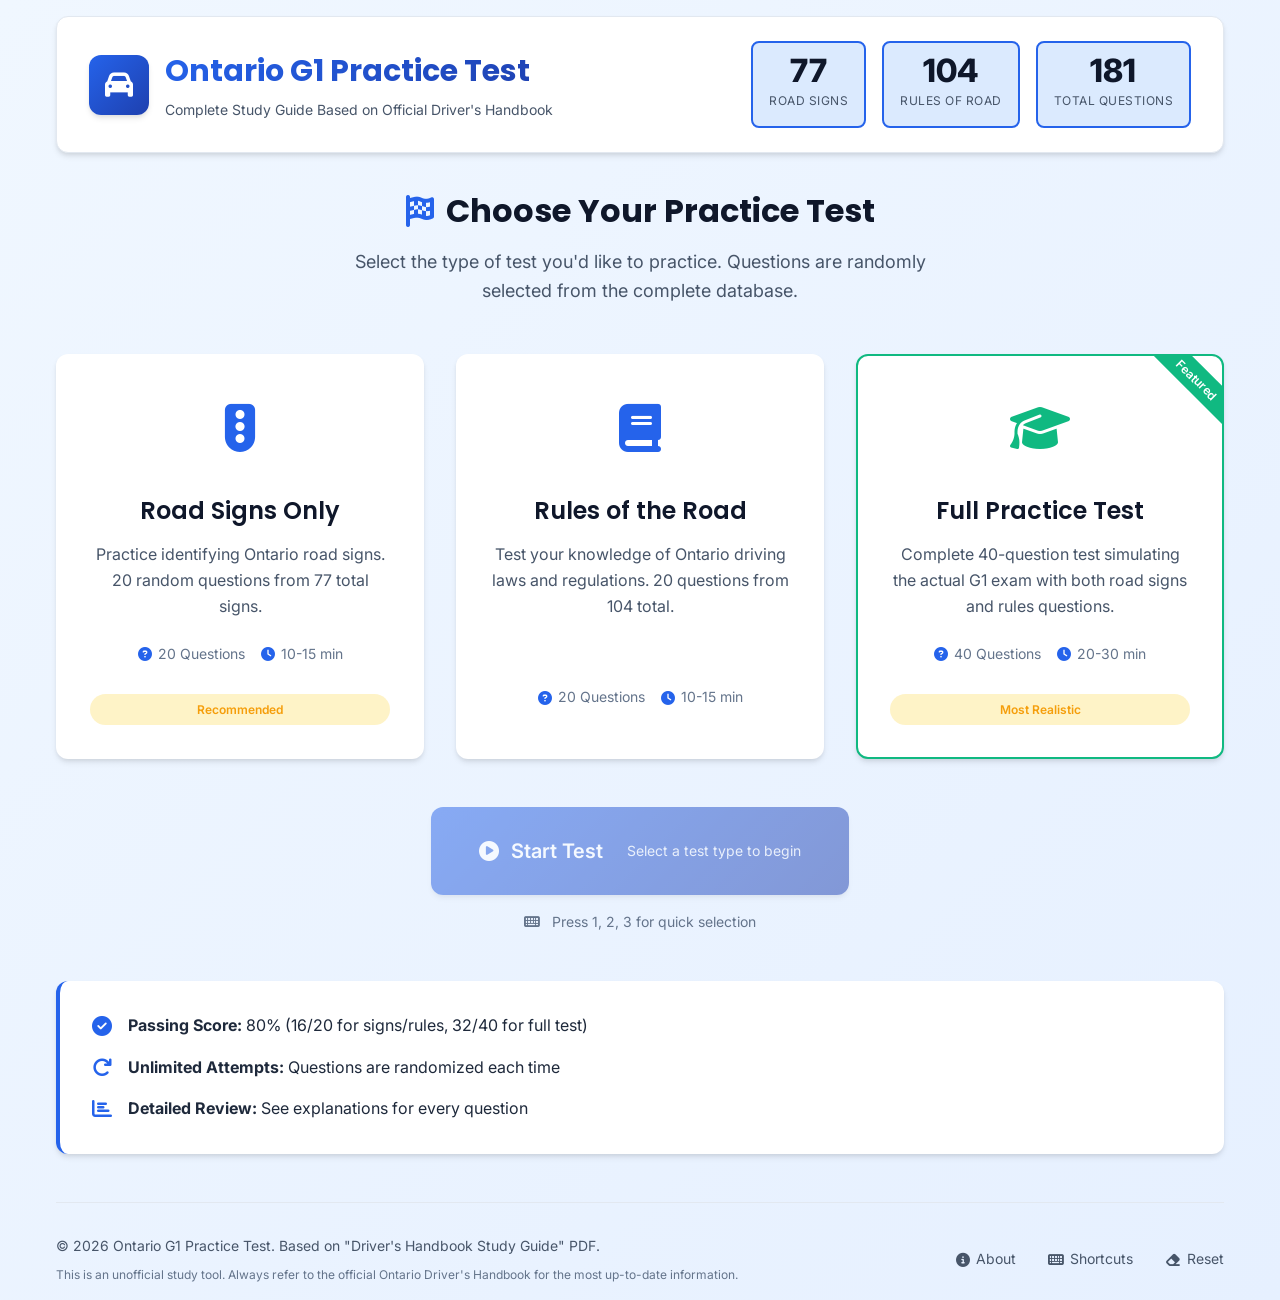
<file: index.html>
<!DOCTYPE html>
<html lang="en">
<head>
    <meta charset="UTF-8">
    <meta name="viewport" content="width=device-width, initial-scale=1.0">
    <title>Ontario G1 Practice Test - Complete Study Guide</title>
    <link rel="stylesheet" href="https://cdnjs.cloudflare.com/ajax/libs/font-awesome/6.4.0/css/all.min.css">
    <link href="https://fonts.googleapis.com/css2?family=Inter:wght@300;400;500;600;700;800&family=Poppins:wght@400;500;600;700;800&display=swap" rel="stylesheet">
    <link rel="stylesheet" href="styles.css">
    <link rel="icon" type="image/x-icon" href="data:image/svg+xml,<svg xmlns=%22http://www.w3.org/2000/svg%22 viewBox=%220 0 100 100%22><text y=%22.9em%22 font-size=%2290%22>🚗</text></svg>">
</head>
<body>
    <div class="app-container">
        <!-- Header -->
        <header class="header">
            <div class="header-content">
                <div class="logo-container">
                    <div class="logo-icon">
                        <i class="fas fa-car"></i>
                    </div>
                    <div class="logo-text">
                        <h1>Ontario G1 Practice Test</h1>
                        <p class="subtitle">Complete Study Guide Based on Official Driver's Handbook</p>
                    </div>
                </div>
                <div class="header-stats">
                    <div class="stat-badge">
                        <span class="stat-number">77</span>
                        <span class="stat-label">Road Signs</span>
                    </div>
                    <div class="stat-badge">
                        <span class="stat-number">104</span>
                        <span class="stat-label">Rules of Road</span>
                    </div>
                    <div class="stat-badge">
                        <span class="stat-number">181</span>
                        <span class="stat-label">Total Questions</span>
                    </div>
                </div>
            </div>
        </header>

        <!-- Main Content -->
        <main class="main-content">
            <!-- Start Screen -->
            <div id="startScreen" class="screen start-screen active">
                <div class="screen-header">
                    <h2><i class="fas fa-flag-checkered"></i> Choose Your Practice Test</h2>
                    <p class="screen-description">Select the type of test you'd like to practice. Questions are randomly selected from the complete database.</p>
                </div>

                <div class="test-options">
                    <!-- Road Signs Test -->
                    <div class="test-card" data-test-type="signs" onclick="selectTestType('signs')">
                        <div class="test-icon">
                            <i class="fas fa-traffic-light"></i>
                        </div>
                        <h3 class="test-title">Road Signs Only</h3>
                        <p class="test-description">Practice identifying Ontario road signs. 20 random questions from 77 total signs.</p>
                        <div class="test-meta">
                            <div class="meta-item">
                                <i class="fas fa-question-circle"></i>
                                <span>20 Questions</span>
                            </div>
                            <div class="meta-item">
                                <i class="fas fa-clock"></i>
                                <span>10-15 min</span>
                            </div>
                        </div>
                        <div class="test-tag">Recommended</div>
                    </div>

                    <!-- Rules of the Road Test -->
                    <div class="test-card" data-test-type="rules" onclick="selectTestType('rules')">
                        <div class="test-icon">
                            <i class="fas fa-book"></i>
                        </div>
                        <h3 class="test-title">Rules of the Road</h3>
                        <p class="test-description">Test your knowledge of Ontario driving laws and regulations. 20 questions from 104 total.</p>
                        <div class="test-meta">
                            <div class="meta-item">
                                <i class="fas fa-question-circle"></i>
                                <span>20 Questions</span>
                            </div>
                            <div class="meta-item">
                                <i class="fas fa-clock"></i>
                                <span>10-15 min</span>
                            </div>
                        </div>
                    </div>

                    <!-- Full Practice Test -->
                    <div class="test-card featured" data-test-type="full" onclick="selectTestType('full')">
                        <div class="test-icon">
                            <i class="fas fa-graduation-cap"></i>
                        </div>
                        <h3 class="test-title">Full Practice Test</h3>
                        <p class="test-description">Complete 40-question test simulating the actual G1 exam with both road signs and rules questions.</p>
                        <div class="test-meta">
                            <div class="meta-item">
                                <i class="fas fa-question-circle"></i>
                                <span>40 Questions</span>
                            </div>
                            <div class="meta-item">
                                <i class="fas fa-clock"></i>
                                <span>20-30 min</span>
                            </div>
                        </div>
                        <div class="test-tag">Most Realistic</div>
                    </div>
                </div>

                <div class="start-button-container">
                    <button id="startBtn" class="btn-primary btn-lg" onclick="startTest()" disabled>
                        <i class="fas fa-play-circle"></i> Start Test
                        <span class="btn-subtext">Select a test type to begin</span>
                    </button>
                    <div class="keyboard-hint">
                        <i class="fas fa-keyboard"></i> Press 1, 2, 3 for quick selection
                    </div>
                </div>

                <div class="quick-tips">
                    <div class="tip">
                        <i class="fas fa-check-circle"></i>
                        <span><strong>Passing Score:</strong> 80% (16/20 for signs/rules, 32/40 for full test)</span>
                    </div>
                    <div class="tip">
                        <i class="fas fa-redo"></i>
                        <span><strong>Unlimited Attempts:</strong> Questions are randomized each time</span>
                    </div>
                    <div class="tip">
                        <i class="fas fa-chart-bar"></i>
                        <span><strong>Detailed Review:</strong> See explanations for every question</span>
                    </div>
                </div>
            </div>

            <!-- Quiz Screen -->
            <div id="quizContainer" class="screen quiz-screen">
                <div class="quiz-header">
                    <div class="quiz-progress">
                        <div class="progress-info">
                            <span class="progress-label">Question</span>
                            <span class="progress-value" id="currentQuestion">1 / 20</span>
                        </div>
                        <div class="progress-bar-container">
                            <div class="progress-bar" id="progressBar"></div>
                        </div>
                    </div>
                    
                    <div class="quiz-stats">
                        <div class="stat">
                            <span class="stat-label">Score</span>
                            <span class="stat-value" id="currentScore">0</span>
                        </div>
                        <div class="stat">
                            <span class="stat-label">Time</span>
                            <span class="stat-value" id="currentTime">0:00</span>
                        </div>
                        <div class="stat">
                            <span class="stat-label">Type</span>
                            <span class="stat-value" id="testTypeDisplay">Signs</span>
                        </div>
                    </div>
                </div>

                <div class="quiz-content">
                    <div id="questionContainer" class="question-container">
                        <!-- Question will be loaded here -->
                    </div>

                    <div class="quiz-navigation">
                        <button id="prevBtn" class="btn-secondary" onclick="prevQuestion()">
                            <i class="fas fa-arrow-left"></i> Previous
                        </button>
                        <button id="nextBtn" class="btn-primary" onclick="nextQuestion()">
                            Next <i class="fas fa-arrow-right"></i>
                        </button>
                        <button id="submitBtn" class="btn-success" onclick="finishTest()" style="display: none;">
                            <i class="fas fa-flag-checkered"></i> Finish Test
                        </button>
                    </div>

                    <div class="keyboard-help">
                        <div class="keyboard-item">
                            <kbd>1</kbd><kbd>2</kbd><kbd>3</kbd><kbd>4</kbd>
                            <span>Select answer</span>
                        </div>
                        <div class="keyboard-item">
                            <kbd>←</kbd><kbd>→</kbd>
                            <span>Navigate</span>
                        </div>
                        <div class="keyboard-item">
                            <kbd>Enter</kbd>
                            <span>Next/Submit</span>
                        </div>
                        <div class="keyboard-item">
                            <kbd>Esc</kbd>
                            <span>Quit test</span>
                        </div>
                    </div>
                </div>
            </div>

            <!-- Results Screen -->
            <div id="resultsContainer" class="screen results-screen">
                <div class="results-header">
                    <h2><i class="fas fa-chart-line"></i> Test Results</h2>
                    <div class="results-summary">
                        <div class="score-display">
                            <div class="score-circle" id="scoreCircle">
                                <div class="score-circle-inner">
                                    <span class="score-percent" id="scorePercent">0%</span>
                                    <span class="score-label">Score</span>
                                </div>
                            </div>
                            <div class="score-status">
                                <h3 id="passFail" class="pass">PASS</h3>
                                <p id="resultMessage" class="result-message">Congratulations! You passed the practice test.</p>
                            </div>
                        </div>
                    </div>
                </div>

                <div class="results-stats">
                    <div class="stat-card">
                        <div class="stat-icon correct">
                            <i class="fas fa-check"></i>
                        </div>
                        <div class="stat-content">
                            <span class="stat-number" id="statCorrect">0</span>
                            <span class="stat-label">Correct</span>
                        </div>
                    </div>
                    <div class="stat-card">
                        <div class="stat-icon incorrect">
                            <i class="fas fa-times"></i>
                        </div>
                        <div class="stat-content">
                            <span class="stat-number" id="statIncorrect">0</span>
                            <span class="stat-label">Incorrect</span>
                        </div>
                    </div>
                    <div class="stat-card">
                        <div class="stat-icon time">
                            <i class="fas fa-clock"></i>
                        </div>
                        <div class="stat-content">
                            <span class="stat-number" id="statTime">0:00</span>
                            <span class="stat-label">Time</span>
                        </div>
                    </div>
                    <div class="stat-card">
                        <div class="stat-icon attempt">
                            <i class="fas fa-list-ol"></i>
                        </div>
                        <div class="stat-content">
                            <span class="stat-number" id="questionsAttempted">0</span>
                            <span class="stat-label">Attempted</span>
                        </div>
                    </div>
                </div>

                <div class="results-details">
                    <h4><i class="fas fa-info-circle"></i> Test Details</h4>
                    <div class="details-grid">
                        <div class="detail-item">
                            <span class="detail-label">Test Type:</span>
                            <span class="detail-value" id="testTypeResult">Road Signs Only</span>
                        </div>
                        <div class="detail-item">
                            <span class="detail-label">Passing Score:</span>
                            <span class="detail-value">80%</span>
                        </div>
                        <div class="detail-item">
                            <span class="detail-label">Your Score:</span>
                            <span class="detail-value" id="yourScoreResult">0/0 (0%)</span>
                        </div>
                        <div class="detail-item">
                            <span class="detail-label">Completion Date:</span>
                            <span class="detail-value" id="completionDate">-</span>
                        </div>
                    </div>
                </div>

                <div class="review-section">
                    <h4><i class="fas fa-clipboard-check"></i> Question Review</h4>
                    <div id="reviewContainer" class="review-container">
                        <!-- Review content will be loaded here -->
                    </div>
                </div>

                <div class="results-actions">
                    <button class="btn-primary btn-lg" onclick="restartTest()">
                        <i class="fas fa-redo"></i> Try Again (New Questions)
                    </button>
                    <button class="btn-secondary" onclick="goToStart()">
                        <i class="fas fa-home"></i> Back to Start
                    </button>
                </div>
            </div>
        </main>

        <!-- Footer -->
        <footer class="footer">
            <div class="footer-content">
                <div class="footer-info">
                    <p>© <span id="currentYear"></span> Ontario G1 Practice Test. Based on "Driver's Handbook Study Guide" PDF.</p>
                    <p class="disclaimer">This is an unofficial study tool. Always refer to the official Ontario Driver's Handbook for the most up-to-date information.</p>
                </div>
                <div class="footer-links">
                    <a href="javascript:void(0)" onclick="showAbout()"><i class="fas fa-info-circle"></i> About</a>
                    <a href="javascript:void(0)" onclick="showKeyboardShortcuts()"><i class="fas fa-keyboard"></i> Shortcuts</a>
                    <a href="javascript:void(0)" onclick="resetProgress()"><i class="fas fa-eraser"></i> Reset</a>
                </div>
            </div>
        </footer>
    </div>

    <!-- Scripts -->
    <script src="quiz-data.js"></script>
    <script src="script.js"></script>
    <script>
        // Set current year in footer
        document.getElementById('currentYear').textContent = new Date().getFullYear();
        
        // Utility functions
        function showAbout() {
            alert("Ontario G1 Practice Test\n\nA complete study guide based on the official Driver's Handbook.\nFeatures:\n• 77 Road Sign questions\n• 104 Rules of the Road questions\n• Three test modes\n• Instant feedback\n• Detailed explanations\n• No internet required");
        }
        
        function showKeyboardShortcuts() {
            alert("Keyboard Shortcuts:\n\nDuring Quiz:\n1, 2, 3, 4 - Select answer option\nArrow Left - Previous question\nArrow Right - Next question\nEnter - Submit/Next question\nEscape - Quit test\n\nStart Screen:\n1 - Select Road Signs test\n2 - Select Rules test\n3 - Select Full test\nEnter - Start selected test");
        }
        
        function resetProgress() {
            if (confirm("Reset all progress and start fresh?")) {
                localStorage.clear();
                location.reload();
            }
        }
    </script>
</body>
</html>
</file>
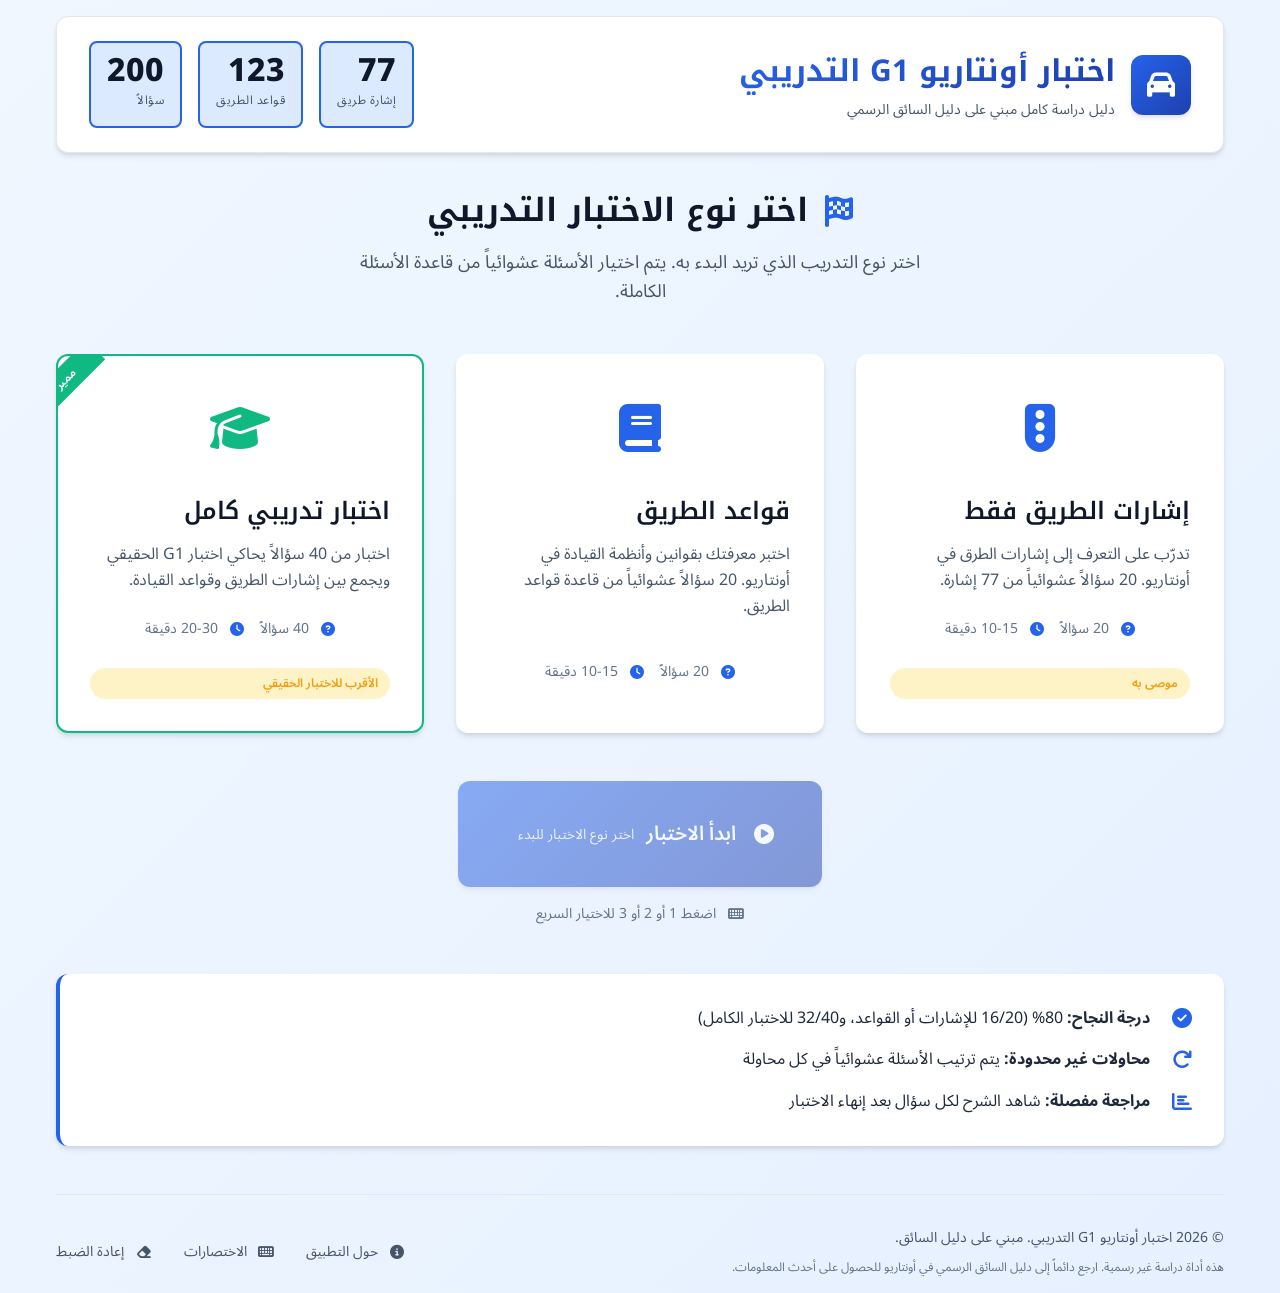
<file: arabic/index.html>
<!DOCTYPE html>
<html lang="ar" dir="rtl">
<head>
    <meta charset="UTF-8">
    <meta name="viewport" content="width=device-width, initial-scale=1.0">
    <title>اختبار أونتاريو G1 التدريبي - دليل دراسة كامل</title>
    <link rel="stylesheet" href="https://cdnjs.cloudflare.com/ajax/libs/font-awesome/6.4.0/css/all.min.css">
    <link href="https://fonts.googleapis.com/css2?family=Noto+Kufi+Arabic:wght@300;400;500;600;700;800&family=Noto+Sans+Arabic:wght@300;400;500;600;700;800&display=swap" rel="stylesheet">
    <link rel="stylesheet" href="styles.css">
    <link rel="icon" type="image/x-icon" href="data:image/svg+xml,<svg xmlns=%22http://www.w3.org/2000/svg%22 viewBox=%220 0 100 100%22><text y=%22.9em%22 font-size=%2290%22>🚗</text></svg>">
</head>
<body>
    <div class="app-container">
        <header class="header">
            <div class="header-content">
                <div class="logo-container">
                    <div class="logo-icon">
                        <i class="fas fa-car"></i>
                    </div>
                    <div class="logo-text">
                        <h1>اختبار أونتاريو G1 التدريبي</h1>
                        <p class="subtitle">دليل دراسة كامل مبني على دليل السائق الرسمي</p>
                    </div>
                </div>
                <div class="header-stats">
                    <div class="stat-badge">
                        <span class="stat-number">77</span>
                        <span class="stat-label">إشارة طريق</span>
                    </div>
                    <div class="stat-badge">
                        <span class="stat-number">123</span>
                        <span class="stat-label">قواعد الطريق</span>
                    </div>
                    <div class="stat-badge">
                        <span class="stat-number">200</span>
                        <span class="stat-label">سؤالاً</span>
                    </div>
                </div>
            </div>
        </header>

        <main class="main-content">
            <div id="startScreen" class="screen start-screen active">
                <div class="screen-header">
                    <h2><i class="fas fa-flag-checkered"></i> اختر نوع الاختبار التدريبي</h2>
                    <p class="screen-description">اختر نوع التدريب الذي تريد البدء به. يتم اختيار الأسئلة عشوائياً من قاعدة الأسئلة الكاملة.</p>
                </div>

                <div class="test-options">
                    <div class="test-card" data-test-type="signs" onclick="selectTestType('signs')">
                        <div class="test-icon">
                            <i class="fas fa-traffic-light"></i>
                        </div>
                        <h3 class="test-title">إشارات الطريق فقط</h3>
                        <p class="test-description">تدرّب على التعرف إلى إشارات الطرق في أونتاريو. 20 سؤالاً عشوائياً من 77 إشارة.</p>
                        <div class="test-meta">
                            <div class="meta-item">
                                <i class="fas fa-question-circle"></i>
                                <span>20 سؤالاً</span>
                            </div>
                            <div class="meta-item">
                                <i class="fas fa-clock"></i>
                                <span>10-15 دقيقة</span>
                            </div>
                        </div>
                        <div class="test-tag">موصى به</div>
                    </div>

                    <div class="test-card" data-test-type="rules" onclick="selectTestType('rules')">
                        <div class="test-icon">
                            <i class="fas fa-book"></i>
                        </div>
                        <h3 class="test-title">قواعد الطريق</h3>
                        <p class="test-description">اختبر معرفتك بقوانين وأنظمة القيادة في أونتاريو. 20 سؤالاً عشوائياً من قاعدة قواعد الطريق.</p>
                        <div class="test-meta">
                            <div class="meta-item">
                                <i class="fas fa-question-circle"></i>
                                <span>20 سؤالاً</span>
                            </div>
                            <div class="meta-item">
                                <i class="fas fa-clock"></i>
                                <span>10-15 دقيقة</span>
                            </div>
                        </div>
                    </div>

                    <div class="test-card featured" data-test-type="full" onclick="selectTestType('full')">
                        <div class="test-icon">
                            <i class="fas fa-graduation-cap"></i>
                        </div>
                        <h3 class="test-title">اختبار تدريبي كامل</h3>
                        <p class="test-description">اختبار من 40 سؤالاً يحاكي اختبار G1 الحقيقي ويجمع بين إشارات الطريق وقواعد القيادة.</p>
                        <div class="test-meta">
                            <div class="meta-item">
                                <i class="fas fa-question-circle"></i>
                                <span>40 سؤالاً</span>
                            </div>
                            <div class="meta-item">
                                <i class="fas fa-clock"></i>
                                <span>20-30 دقيقة</span>
                            </div>
                        </div>
                        <div class="test-tag">الأقرب للاختبار الحقيقي</div>
                    </div>
                </div>

                <div class="start-button-container">
                    <button id="startBtn" class="btn-primary btn-lg" onclick="startTest()" disabled>
                        <i class="fas fa-play-circle"></i> ابدأ الاختبار
                        <span class="btn-subtext">اختر نوع الاختبار للبدء</span>
                    </button>
                    <div class="keyboard-hint">
                        <i class="fas fa-keyboard"></i> اضغط 1 أو 2 أو 3 للاختيار السريع
                    </div>
                </div>

                <div class="quick-tips">
                    <div class="tip">
                        <i class="fas fa-check-circle"></i>
                        <span><strong>درجة النجاح:</strong> 80% (16/20 للإشارات أو القواعد، و32/40 للاختبار الكامل)</span>
                    </div>
                    <div class="tip">
                        <i class="fas fa-redo"></i>
                        <span><strong>محاولات غير محدودة:</strong> يتم ترتيب الأسئلة عشوائياً في كل محاولة</span>
                    </div>
                    <div class="tip">
                        <i class="fas fa-chart-bar"></i>
                        <span><strong>مراجعة مفصلة:</strong> شاهد الشرح لكل سؤال بعد إنهاء الاختبار</span>
                    </div>
                </div>
            </div>

            <div id="quizContainer" class="screen quiz-screen">
                <div class="quiz-header">
                    <div class="quiz-progress">
                        <div class="progress-info">
                            <span class="progress-label">السؤال</span>
                            <span class="progress-value" id="currentQuestion">1 / 20</span>
                        </div>
                        <div class="progress-bar-container">
                            <div class="progress-bar" id="progressBar"></div>
                        </div>
                    </div>

                    <div class="quiz-stats">
                        <div class="stat">
                            <span class="stat-label">النتيجة</span>
                            <span class="stat-value" id="currentScore">0</span>
                        </div>
                        <div class="stat">
                            <span class="stat-label">الوقت</span>
                            <span class="stat-value" id="currentTime">0:00</span>
                        </div>
                        <div class="stat">
                            <span class="stat-label">النوع</span>
                            <span class="stat-value" id="testTypeDisplay">الإشارات</span>
                        </div>
                    </div>
                </div>

                <div class="quiz-content">
                    <div id="questionContainer" class="question-container"></div>

                    <div class="quiz-navigation">
                        <button id="prevBtn" class="btn-secondary" onclick="prevQuestion()">
                            <i class="fas fa-arrow-right"></i> السابق
                        </button>
                        <button id="nextBtn" class="btn-primary" onclick="nextQuestion()">
                            التالي <i class="fas fa-arrow-left"></i>
                        </button>
                        <button id="submitBtn" class="btn-success" onclick="finishTest()" style="display: none;">
                            <i class="fas fa-flag-checkered"></i> إنهاء الاختبار
                        </button>
                    </div>

                    <div class="keyboard-help">
                        <div class="keyboard-item">
                            <kbd>1</kbd><kbd>2</kbd><kbd>3</kbd><kbd>4</kbd>
                            <span>اختيار الإجابة</span>
                        </div>
                        <div class="keyboard-item">
                            <kbd>←</kbd><kbd>→</kbd>
                            <span>التنقل بين الأسئلة</span>
                        </div>
                        <div class="keyboard-item">
                            <kbd>Enter</kbd>
                            <span>التالي / الإنهاء</span>
                        </div>
                        <div class="keyboard-item">
                            <kbd>Esc</kbd>
                            <span>إنهاء المحاولة</span>
                        </div>
                    </div>
                </div>
            </div>

            <div id="resultsContainer" class="screen results-screen">
                <div class="results-header">
                    <h2><i class="fas fa-chart-line"></i> نتائج الاختبار</h2>
                    <div class="results-summary">
                        <div class="score-display">
                            <div class="score-circle" id="scoreCircle">
                                <div class="score-circle-inner">
                                    <span class="score-percent" id="scorePercent">0%</span>
                                    <span class="score-label">النتيجة</span>
                                </div>
                            </div>
                            <div class="score-status">
                                <h3 id="passFail" class="pass">ناجح</h3>
                                <p id="resultMessage" class="result-message">تهانينا! لقد نجحت في الاختبار التدريبي.</p>
                            </div>
                        </div>
                    </div>
                </div>

                <div class="results-stats">
                    <div class="stat-card">
                        <div class="stat-icon correct">
                            <i class="fas fa-check"></i>
                        </div>
                        <div class="stat-content">
                            <span class="stat-number" id="statCorrect">0</span>
                            <span class="stat-label">صحيح</span>
                        </div>
                    </div>
                    <div class="stat-card">
                        <div class="stat-icon incorrect">
                            <i class="fas fa-times"></i>
                        </div>
                        <div class="stat-content">
                            <span class="stat-number" id="statIncorrect">0</span>
                            <span class="stat-label">غير صحيح</span>
                        </div>
                    </div>
                    <div class="stat-card">
                        <div class="stat-icon time">
                            <i class="fas fa-clock"></i>
                        </div>
                        <div class="stat-content">
                            <span class="stat-number" id="statTime">0:00</span>
                            <span class="stat-label">الوقت</span>
                        </div>
                    </div>
                    <div class="stat-card">
                        <div class="stat-icon attempt">
                            <i class="fas fa-list-ol"></i>
                        </div>
                        <div class="stat-content">
                            <span class="stat-number" id="questionsAttempted">0</span>
                            <span class="stat-label">تمت الإجابة</span>
                        </div>
                    </div>
                </div>

                <div class="results-details">
                    <h4><i class="fas fa-info-circle"></i> تفاصيل الاختبار</h4>
                    <div class="details-grid">
                        <div class="detail-item">
                            <span class="detail-label">نوع الاختبار:</span>
                            <span class="detail-value" id="testTypeResult">إشارات الطريق فقط</span>
                        </div>
                        <div class="detail-item">
                            <span class="detail-label">درجة النجاح:</span>
                            <span class="detail-value">80%</span>
                        </div>
                        <div class="detail-item">
                            <span class="detail-label">نتيجتك:</span>
                            <span class="detail-value" id="yourScoreResult">0/0 (0%)</span>
                        </div>
                        <div class="detail-item">
                            <span class="detail-label">تاريخ الإكمال:</span>
                            <span class="detail-value" id="completionDate">-</span>
                        </div>
                    </div>
                </div>

                <div class="review-section">
                    <h4><i class="fas fa-clipboard-check"></i> مراجعة الأسئلة</h4>
                    <div id="reviewContainer" class="review-container"></div>
                </div>

                <div class="results-actions">
                    <button class="btn-primary btn-lg" onclick="restartTest()">
                        <i class="fas fa-redo"></i> حاول مرة أخرى (أسئلة جديدة)
                    </button>
                    <button class="btn-secondary" onclick="goToStart()">
                        <i class="fas fa-home"></i> العودة للبداية
                    </button>
                </div>
            </div>
        </main>

        <footer class="footer">
            <div class="footer-content">
                <div class="footer-info">
                    <p>© <span id="currentYear"></span> اختبار أونتاريو G1 التدريبي. مبني على دليل السائق.</p>
                    <p class="disclaimer">هذه أداة دراسة غير رسمية. ارجع دائماً إلى دليل السائق الرسمي في أونتاريو للحصول على أحدث المعلومات.</p>
                </div>
                <div class="footer-links">
                    <a href="javascript:void(0)" onclick="showAbout()"><i class="fas fa-info-circle"></i> حول التطبيق</a>
                    <a href="javascript:void(0)" onclick="showKeyboardShortcuts()"><i class="fas fa-keyboard"></i> الاختصارات</a>
                    <a href="javascript:void(0)" onclick="resetProgress()"><i class="fas fa-eraser"></i> إعادة الضبط</a>
                </div>
            </div>
        </footer>
    </div>

    <script src="quiz-data.js"></script>
    <script src="script.js"></script>
    <script>
        document.getElementById('currentYear').textContent = new Date().getFullYear();

        function showAbout() {
            alert("اختبار أونتاريو G1 التدريبي\n\nدليل دراسة كامل مبني على دليل السائق الرسمي.\nالمزايا:\n• أسئلة إشارات الطريق\n• أسئلة قواعد الطريق\n• ثلاثة أنماط اختبار\n• تغذية راجعة فورية\n• شروحات مفصلة\n• يعمل محلياً دون تسجيل دخول");
        }

        function showKeyboardShortcuts() {
            alert("اختصارات لوحة المفاتيح:\n\nأثناء الاختبار:\n1، 2، 3، 4 - اختيار إجابة\nالسهم الأيمن - السؤال السابق\nالسهم الأيسر - السؤال التالي\nEnter - التالي أو إنهاء الاختبار\nEscape - إنهاء المحاولة\n\nشاشة البداية:\n1 - اختبار إشارات الطريق\n2 - اختبار قواعد الطريق\n3 - الاختبار الكامل\nEnter - بدء الاختبار المحدد");
        }

        function resetProgress() {
            if (confirm("هل تريد مسح كل التقدم والبدء من جديد؟")) {
                localStorage.clear();
                location.reload();
            }
        }
    </script>
</body>
</html>
</file>
<file: styles.css>
/* ===== VARIABLES ===== */
:root {
    /* Colors */
    --primary: #2563eb;
    --primary-dark: #1e40af;
    --primary-light: #dbeafe;
    --secondary: #10b981;
    --secondary-dark: #059669;
    --danger: #ef4444;
    --warning: #f59e0b;
    --warning-light: #fef3c7;
    --success: #10b981;
    --success-light: #d1fae5;
    --info: #3b82f6;
    --info-light: #dbeafe;
    
    /* Grayscale */
    --gray-50: #f8fafc;
    --gray-100: #f1f5f9;
    --gray-200: #e2e8f0;
    --gray-300: #cbd5e1;
    --gray-400: #94a3b8;
    --gray-500: #64748b;
    --gray-600: #475569;
    --gray-700: #334155;
    --gray-800: #1e293b;
    --gray-900: #0f172a;
    
    /* Typography */
    --font-sans: 'Inter', -apple-system, BlinkMacSystemFont, 'Segoe UI', Roboto, sans-serif;
    --font-heading: 'Poppins', -apple-system, BlinkMacSystemFont, 'Segoe UI', Roboto, sans-serif;
    
    /* Shadows */
    --shadow-sm: 0 1px 2px 0 rgba(0, 0, 0, 0.05);
    --shadow-md: 0 4px 6px -1px rgba(0, 0, 0, 0.1), 0 2px 4px -1px rgba(0, 0, 0, 0.06);
    --shadow-lg: 0 10px 15px -3px rgba(0, 0, 0, 0.1), 0 4px 6px -2px rgba(0, 0, 0, 0.05);
    --shadow-xl: 0 20px 25px -5px rgba(0, 0, 0, 0.1), 0 10px 10px -5px rgba(0, 0, 0, 0.04);
    
    /* Border Radius */
    --radius-sm: 0.375rem;
    --radius-md: 0.5rem;
    --radius-lg: 0.75rem;
    --radius-xl: 1rem;
    --radius-full: 9999px;
    
    /* Spacing */
    --space-xs: 0.5rem;
    --space-sm: 0.75rem;
    --space-md: 1rem;
    --space-lg: 1.5rem;
    --space-xl: 2rem;
    --space-2xl: 3rem;
    
    /* Transitions */
    --transition-fast: 150ms ease;
    --transition-normal: 250ms ease;
    --transition-slow: 350ms ease;
}

/* ===== RESET & BASE STYLES ===== */
* {
    margin: 0;
    padding: 0;
    box-sizing: border-box;
}

body {
    font-family: var(--font-sans);
    background: linear-gradient(135deg, #f0f7ff 0%, #e6f0ff 100%);
    color: var(--gray-800);
    line-height: 1.6;
    min-height: 100vh;
    overflow-x: hidden;
}

.app-container {
    max-width: 1200px;
    margin: 0 auto;
    padding: var(--space-md);
    min-height: 100vh;
    display: flex;
    flex-direction: column;
}

/* ===== HEADER ===== */
.header {
    background: white;
    border-radius: var(--radius-lg);
    padding: var(--space-lg) var(--space-xl);
    margin-bottom: var(--space-xl);
    box-shadow: var(--shadow-md);
    border: 1px solid var(--gray-200);
}

.header-content {
    display: flex;
    justify-content: space-between;
    align-items: center;
    flex-wrap: wrap;
    gap: var(--space-lg);
}

.logo-container {
    display: flex;
    align-items: center;
    gap: var(--space-md);
}

.logo-icon {
    width: 60px;
    height: 60px;
    background: linear-gradient(135deg, var(--primary), var(--primary-dark));
    border-radius: var(--radius-lg);
    display: flex;
    align-items: center;
    justify-content: center;
    color: white;
    font-size: 1.75rem;
    box-shadow: var(--shadow-md);
}

.logo-text h1 {
    font-family: var(--font-heading);
    font-size: 1.875rem;
    font-weight: 700;
    color: var(--gray-900);
    margin-bottom: 0.25rem;
    background: linear-gradient(135deg, var(--primary), var(--primary-dark));
    -webkit-background-clip: text;
    -webkit-text-fill-color: transparent;
    background-clip: text;
}

.subtitle {
    color: var(--gray-600);
    font-size: 0.875rem;
}

.header-stats {
    display: flex;
    gap: var(--space-md);
}

.stat-badge {
    background: var(--primary-light);
    padding: var(--space-sm) var(--space-md);
    border-radius: var(--radius-md);
    text-align: center;
    min-width: 80px;
    border: 2px solid var(--primary);
}

.stat-number {
    display: block;
    font-size: 1.5rem;
    font-weight: 700;
    color: var(--primary-dark);
    line-height: 1;
}

.stat-label {
    font-size: 0.75rem;
    color: var(--gray-600);
    text-transform: uppercase;
    letter-spacing: 0.5px;
    margin-top: 0.25rem;
}

/* ===== MAIN CONTENT ===== */
.main-content {
    flex: 1;
}

.screen {
    display: none;
    animation: fadeIn 0.5s ease;
}

.screen.active {
    display: block;
}

@keyframes fadeIn {
    from { opacity: 0; transform: translateY(10px); }
    to { opacity: 1; transform: translateY(0); }
}

/* ===== START SCREEN ===== */
.start-screen {
    text-align: center;
}

.screen-header {
    margin-bottom: var(--space-2xl);
}

.screen-header h2 {
    font-family: var(--font-heading);
    font-size: 2rem;
    color: var(--gray-900);
    margin-bottom: var(--space-sm);
    display: flex;
    align-items: center;
    justify-content: center;
    gap: var(--space-sm);
}

.screen-header h2 i {
    color: var(--primary);
}

.screen-description {
    color: var(--gray-600);
    font-size: 1.125rem;
    max-width: 600px;
    margin: 0 auto;
}

.test-options {
    display: grid;
    grid-template-columns: repeat(auto-fit, minmax(300px, 1fr));
    gap: var(--space-xl);
    margin-bottom: var(--space-2xl);
}

.test-card {
    background: white;
    border-radius: var(--radius-lg);
    padding: var(--space-xl);
    text-align: center;
    box-shadow: var(--shadow-md);
    transition: all var(--transition-normal);
    border: 2px solid transparent;
    cursor: pointer;
    position: relative;
    height: 100%;
    display: flex;
    flex-direction: column;
}

.test-card:hover {
    transform: translateY(-4px);
    box-shadow: var(--shadow-xl);
    border-color: var(--primary);
}

.test-card.selected {
    border-color: var(--primary);
    background: var(--primary-light);
}

.test-card.featured {
    border-color: var(--secondary);
    position: relative;
    overflow: hidden;
}

.test-card.featured::before {
    content: 'Featured';
    position: absolute;
    top: 10px;
    right: -30px;
    background: var(--secondary);
    color: white;
    padding: 4px 30px;
    font-size: 0.75rem;
    font-weight: 600;
    transform: rotate(45deg);
}

.test-icon {
    font-size: 3rem;
    color: var(--primary);
    margin-bottom: var(--space-lg);
    height: 80px;
    display: flex;
    align-items: center;
    justify-content: center;
}

.test-card.featured .test-icon {
    color: var(--secondary);
}

.test-title {
    font-family: var(--font-heading);
    font-size: 1.5rem;
    font-weight: 600;
    color: var(--gray-900);
    margin-bottom: var(--space-sm);
}

.test-description {
    color: var(--gray-600);
    margin-bottom: var(--space-lg);
    flex: 1;
}

.test-meta {
    display: flex;
    justify-content: center;
    gap: var(--space-md);
    margin-bottom: var(--space-md);
}

.meta-item {
    display: flex;
    align-items: center;
    gap: 0.375rem;
    font-size: 0.875rem;
    color: var(--gray-500);
}

.meta-item i {
    color: var(--primary);
}

.test-tag {
    display: inline-block;
    background: var(--warning-light);
    color: var(--warning);
    padding: 0.375rem 0.75rem;
    border-radius: var(--radius-full);
    font-size: 0.75rem;
    font-weight: 600;
    margin-top: var(--space-sm);
}

.start-button-container {
    margin-bottom: var(--space-2xl);
}

.btn-primary, .btn-secondary, .btn-success {
    display: inline-flex;
    align-items: center;
    justify-content: center;
    gap: var(--space-sm);
    padding: var(--space-lg) var(--space-2xl);
    border: none;
    border-radius: var(--radius-lg);
    font-family: var(--font-sans);
    font-weight: 600;
    font-size: 1.125rem;
    cursor: pointer;
    transition: all var(--transition-normal);
    text-decoration: none;
    box-shadow: var(--shadow-md);
    position: relative;
    overflow: hidden;
}

.btn-primary {
    background: linear-gradient(135deg, var(--primary), var(--primary-dark));
    color: white;
}

.btn-primary:hover {
    transform: translateY(-2px);
    box-shadow: var(--shadow-lg);
}

.btn-primary:active {
    transform: translateY(0);
}

.btn-primary:disabled {
    opacity: 0.5;
    cursor: not-allowed;
    transform: none;
}

.btn-primary .btn-subtext {
    font-size: 0.875rem;
    font-weight: 400;
    opacity: 0.9;
    margin-left: var(--space-sm);
}

.btn-secondary {
    background: white;
    color: var(--primary);
    border: 2px solid var(--primary);
}

.btn-secondary:hover {
    background: var(--primary-light);
}

.btn-success {
    background: linear-gradient(135deg, var(--secondary), var(--secondary-dark));
    color: white;
}

.btn-lg {
    padding: var(--space-xl) var(--space-2xl);
    font-size: 1.25rem;
}

.keyboard-hint {
    margin-top: var(--space-md);
    color: var(--gray-500);
    font-size: 0.875rem;
    display: flex;
    align-items: center;
    justify-content: center;
    gap: var(--space-sm);
}

.quick-tips {
    background: white;
    border-radius: var(--radius-lg);
    padding: var(--space-xl);
    margin-top: var(--space-2xl);
    box-shadow: var(--shadow-md);
    border-left: 4px solid var(--primary);
}

.quick-tips .tip {
    display: flex;
    align-items: center;
    gap: var(--space-md);
    margin-bottom: var(--space-md);
}

.quick-tips .tip:last-child {
    margin-bottom: 0;
}

.quick-tips .tip i {
    color: var(--primary);
    font-size: 1.25rem;
}

/* ===== QUIZ SCREEN ===== */
.quiz-header {
    background: white;
    border-radius: var(--radius-lg);
    padding: var(--space-lg);
    margin-bottom: var(--space-xl);
    box-shadow: var(--shadow-md);
    display: flex;
    justify-content: space-between;
    align-items: center;
    flex-wrap: wrap;
    gap: var(--space-lg);
}

.quiz-progress {
    flex: 1;
    min-width: 300px;
}

.progress-info {
    display: flex;
    justify-content: space-between;
    margin-bottom: var(--space-sm);
}

.progress-label {
    color: var(--gray-600);
    font-size: 0.875rem;
    font-weight: 500;
}

.progress-value {
    font-size: 1.25rem;
    font-weight: 700;
    color: var(--gray-900);
}

.progress-bar-container {
    height: 12px;
    background: var(--gray-200);
    border-radius: var(--radius-full);
    overflow: hidden;
}

.progress-bar {
    height: 100%;
    background: linear-gradient(90deg, var(--primary), var(--secondary));
    border-radius: var(--radius-full);
    transition: width 0.5s ease;
    width: 0%;
}

.quiz-stats {
    display: flex;
    gap: var(--space-xl);
}

.stat {
    text-align: center;
}

.stat-label {
    display: block;
    color: var(--gray-600);
    font-size: 0.75rem;
    text-transform: uppercase;
    letter-spacing: 0.5px;
    margin-bottom: 0.25rem;
}

.stat-value {
    display: block;
    font-size: 1.5rem;
    font-weight: 700;
    color: var(--gray-900);
}

.quiz-content {
    background: white;
    border-radius: var(--radius-lg);
    padding: var(--space-xl);
    box-shadow: var(--shadow-md);
    margin-bottom: var(--space-xl);
}

.question-container {
    margin-bottom: var(--space-2xl);
}

.question-image {
    max-width: 300px;
    height: 200px;
    margin: 0 auto var(--space-xl);
    border-radius: var(--radius-lg);
    box-shadow: var(--shadow-md);
    border: 2px solid var(--gray-200);
    object-fit: contain;
    background: var(--gray-50);
    padding: var(--space-md);
    display: block;
}

.question-text {
    font-size: 1.5rem;
    font-weight: 600;
    color: var(--gray-900);
    margin-bottom: var(--space-xl);
    text-align: center;
    line-height: 1.4;
}

.options-container {
    display: grid;
    grid-template-columns: 1fr;
    gap: var(--space-md);
    margin-bottom: var(--space-xl);
}

@media (min-width: 768px) {
    .options-container {
        grid-template-columns: repeat(2, 1fr);
    }
}

.option {
    padding: var(--space-lg);
    background: var(--gray-50);
    border: 2px solid transparent;
    border-radius: var(--radius-lg);
    cursor: pointer;
    transition: all var(--transition-fast);
    text-align: left;
    font-size: 1.125rem;
    display: flex;
    align-items: center;
    gap: var(--space-md);
}

.option:hover {
    background: var(--gray-100);
    transform: translateY(-2px);
}

.option.selected {
    border-color: var(--primary);
    background: var(--primary-light);
}

.option.correct {
    border-color: var(--success);
    background: var(--success-light);
}

.option.incorrect {
    border-color: var(--danger);
    background: #fee2e2;
}

.option-number {
    width: 40px;
    height: 40px;
    background: white;
    border-radius: var(--radius-full);
    display: flex;
    align-items: center;
    justify-content: center;
    font-weight: 700;
    flex-shrink: 0;
    box-shadow: var(--shadow-sm);
    font-size: 1rem;
}

.option.selected .option-number {
    background: var(--primary);
    color: white;
}

.option.correct .option-number {
    background: var(--success);
    color: white;
}

.option.incorrect .option-number {
    background: var(--danger);
    color: white;
}

.option-text {
    flex: 1;
    line-height: 1.5;
}

.quiz-navigation {
    display: flex;
    justify-content: space-between;
    gap: var(--space-md);
    margin-bottom: var(--space-xl);
}

.keyboard-help {
    background: var(--gray-50);
    border-radius: var(--radius-lg);
    padding: var(--space-lg);
    display: flex;
    justify-content: center;
    flex-wrap: wrap;
    gap: var(--space-xl);
}

.keyboard-item {
    display: flex;
    align-items: center;
    gap: var(--space-sm);
}

.keyboard-item kbd {
    background: white;
    border: 1px solid var(--gray-300);
    border-radius: var(--radius-sm);
    padding: 2px 6px;
    font-family: var(--font-sans);
    font-size: 0.875rem;
    font-weight: 600;
    color: var(--gray-700);
    box-shadow: var(--shadow-sm);
}

.keyboard-item span {
    color: var(--gray-600);
    font-size: 0.875rem;
}

/* ===== RESULTS SCREEN ===== */
.results-header {
    text-align: center;
    margin-bottom: var(--space-2xl);
}

.results-header h2 {
    font-family: var(--font-heading);
    font-size: 2rem;
    color: var(--gray-900);
    margin-bottom: var(--space-xl);
    display: flex;
    align-items: center;
    justify-content: center;
    gap: var(--space-sm);
}

.results-header h2 i {
    color: var(--primary);
}

.results-summary {
    display: flex;
    justify-content: center;
    align-items: center;
    gap: var(--space-2xl);
    flex-wrap: wrap;
}

.score-display {
    display: flex;
    align-items: center;
    gap: var(--space-2xl);
}

.score-circle {
    width: 200px;
    height: 200px;
    position: relative;
}

.score-circle::before {
    content: '';
    position: absolute;
    top: 0;
    left: 0;
    right: 0;
    bottom: 0;
    border-radius: 50%;
    background: conic-gradient(var(--primary) 0% 0%, var(--gray-200) 0% 100%);
    animation: scoreFill 1.5s ease-out forwards;
}

@keyframes scoreFill {
    from { background: conic-gradient(var(--primary) 0% 0%, var(--gray-200) 0% 100%); }
}

.score-circle-inner {
    position: absolute;
    top: 20px;
    left: 20px;
    right: 20px;
    bottom: 20px;
    background: white;
    border-radius: 50%;
    display: flex;
    flex-direction: column;
    align-items: center;
    justify-content: center;
    box-shadow: var(--shadow-md);
}

.score-percent {
    font-size: 3rem;
    font-weight: 800;
    color: var(--gray-900);
    line-height: 1;
}

.score-label {
    font-size: 1rem;
    color: var(--gray-600);
    margin-top: 0.5rem;
    text-transform: uppercase;
    letter-spacing: 1px;
}

.score-status h3 {
    font-size: 2.5rem;
    font-weight: 800;
    margin-bottom: var(--space-sm);
}

.score-status .pass {
    color: var(--success);
}

.score-status .fail {
    color: var(--danger);
}

.result-message {
    color: var(--gray-600);
    font-size: 1.125rem;
    max-width: 400px;
}

.results-stats {
    display: grid;
    grid-template-columns: repeat(auto-fit, minmax(200px, 1fr));
    gap: var(--space-lg);
    margin-bottom: var(--space-2xl);
}

.stat-card {
    background: white;
    border-radius: var(--radius-lg);
    padding: var(--space-lg);
    display: flex;
    align-items: center;
    gap: var(--space-lg);
    box-shadow: var(--shadow-md);
    transition: transform var(--transition-normal);
}

.stat-card:hover {
    transform: translateY(-4px);
}

.stat-icon {
    width: 60px;
    height: 60px;
    border-radius: var(--radius-full);
    display: flex;
    align-items: center;
    justify-content: center;
    font-size: 1.5rem;
}

.stat-icon.correct {
    background: var(--success-light);
    color: var(--success);
}

.stat-icon.incorrect {
    background: #fee2e2;
    color: var(--danger);
}

.stat-icon.time {
    background: var(--info-light);
    color: var(--info);
}

.stat-icon.attempt {
    background: var(--warning-light);
    color: var(--warning);
}

.stat-content {
    flex: 1;
}

.stat-number {
    display: block;
    font-size: 2rem;
    font-weight: 800;
    color: var(--gray-900);
    line-height: 1;
}

.results-details {
    background: white;
    border-radius: var(--radius-lg);
    padding: var(--space-xl);
    margin-bottom: var(--space-2xl);
    box-shadow: var(--shadow-md);
}

.results-details h4 {
    font-family: var(--font-heading);
    font-size: 1.25rem;
    color: var(--gray-900);
    margin-bottom: var(--space-lg);
    display: flex;
    align-items: center;
    gap: var(--space-sm);
}

.details-grid {
    display: grid;
    grid-template-columns: repeat(auto-fit, minmax(250px, 1fr));
    gap: var(--space-lg);
}

.detail-item {
    padding: var(--space-md);
    background: var(--gray-50);
    border-radius: var(--radius-md);
}

.detail-label {
    display: block;
    color: var(--gray-600);
    font-size: 0.875rem;
    margin-bottom: 0.25rem;
}

.detail-value {
    display: block;
    font-weight: 600;
    color: var(--gray-900);
    font-size: 1.125rem;
}

.review-section {
    margin-bottom: var(--space-2xl);
}

.review-section h4 {
    font-family: var(--font-heading);
    font-size: 1.5rem;
    color: var(--gray-900);
    margin-bottom: var(--space-lg);
    display: flex;
    align-items: center;
    gap: var(--space-sm);
}

.review-container {
    max-height: 500px;
    overflow-y: auto;
    padding-right: var(--space-sm);
}

.review-item {
    background: white;
    border-radius: var(--radius-lg);
    padding: var(--space-lg);
    margin-bottom: var(--space-lg);
    box-shadow: var(--shadow-sm);
    border-left: 4px solid var(--gray-300);
}

.review-item.correct {
    border-left-color: var(--success);
}

.review-item.incorrect {
    border-left-color: var(--danger);
}

.review-question {
    font-weight: 600;
    margin-bottom: var(--space-md);
    display: flex;
    align-items: flex-start;
    gap: var(--space-sm);
    color: var(--gray-900);
}

.review-question i {
    font-size: 1.25rem;
    margin-top: 2px;
}

.review-question.correct i {
    color: var(--success);
}

.review-question.incorrect i {
    color: var(--danger);
}

.review-image {
    max-width: 200px;
    height: 150px;
    margin: var(--space-md) 0;
    border-radius: var(--radius-md);
    border: 1px solid var(--gray-300);
    object-fit: contain;
    background: var(--gray-50);
    padding: var(--space-sm);
}

.review-answer {
    margin-top: var(--space-md);
    padding: var(--space-md);
    border-radius: var(--radius-md);
    background: var(--gray-50);
    font-size: 0.95rem;
}

.review-answer.correct {
    background: var(--success-light);
    border-left: 4px solid var(--success);
}

.review-answer.incorrect {
    background: #fee2e2;
    border-left: 4px solid var(--danger);
}

.review-explanation {
    margin-top: var(--space-md);
    padding: var(--space-md);
    background: var(--info-light);
    border-radius: var(--radius-md);
    border-left: 4px solid var(--info);
    font-size: 0.95rem;
}

.review-explanation strong {
    color: var(--gray-900);
}

.results-actions {
    display: flex;
    justify-content: center;
    gap: var(--space-lg);
    flex-wrap: wrap;
}

/* ===== FOOTER ===== */
.footer {
    margin-top: var(--space-2xl);
    padding-top: var(--space-xl);
    border-top: 1px solid var(--gray-200);
    color: var(--gray-600);
    font-size: 0.875rem;
}

.footer-content {
    display: flex;
    justify-content: space-between;
    align-items: center;
    flex-wrap: wrap;
    gap: var(--space-lg);
}

.footer-info {
    flex: 1;
    min-width: 300px;
}

.disclaimer {
    font-size: 0.75rem;
    color: var(--gray-500);
    margin-top: 0.5rem;
}

.footer-links {
    display: flex;
    gap: var(--space-xl);
}

.footer-links a {
    color: var(--gray-600);
    text-decoration: none;
    display: flex;
    align-items: center;
    gap: 0.375rem;
    transition: color var(--transition-fast);
}

.footer-links a:hover {
    color: var(--primary);
}

/* ===== RESPONSIVE DESIGN ===== */
@media (max-width: 768px) {
    .app-container {
        padding: var(--space-sm);
    }
    
    .header {
        padding: var(--space-md);
    }
    
    .header-content {
        flex-direction: column;
        text-align: center;
    }
    
    .logo-container {
        flex-direction: column;
        text-align: center;
    }
    
    .header-stats {
        justify-content: center;
    }
    
    .test-options {
        grid-template-columns: 1fr;
    }
    
    .quiz-header {
        flex-direction: column;
        text-align: center;
    }
    
    .quiz-stats {
        width: 100%;
        justify-content: space-around;
    }
    
    .score-display {
        flex-direction: column;
        text-align: center;
    }
    
    .results-stats {
        grid-template-columns: 1fr;
    }
    
    .details-grid {
        grid-template-columns: 1fr;
    }
    
    .results-actions {
        flex-direction: column;
    }
    
    .results-actions .btn-primary,
    .results-actions .btn-secondary {
        width: 100%;
    }
    
    .footer-content {
        flex-direction: column;
        text-align: center;
    }
    
    .footer-links {
        justify-content: center;
    }
}

@media (max-width: 480px) {
    .options-container {
        grid-template-columns: 1fr;
    }
    
    .quiz-navigation {
        flex-direction: column;
    }
    
    .quiz-navigation button {
        width: 100%;
    }
    
    .keyboard-help {
        flex-direction: column;
        gap: var(--space-md);
        text-align: center;
    }
    
    .question-image {
        max-width: 100%;
        height: 150px;
    }
    
    .score-circle {
        width: 150px;
        height: 150px;
    }
    
    .score-circle-inner {
        top: 15px;
        left: 15px;
        right: 15px;
        bottom: 15px;
    }
    
    .score-percent {
        font-size: 2rem;
    }
}

/* ===== UTILITY CLASSES ===== */
.hidden {
    display: none !important;
}

.visible {
    display: block !important;
}

.text-center {
    text-align: center;
}

.mt-1 { margin-top: var(--space-xs); }
.mt-2 { margin-top: var(--space-sm); }
.mt-3 { margin-top: var(--space-md); }
.mt-4 { margin-top: var(--space-lg); }
.mt-5 { margin-top: var(--space-xl); }

.mb-1 { margin-bottom: var(--space-xs); }
.mb-2 { margin-bottom: var(--space-sm); }
.mb-3 { margin-bottom: var(--space-md); }
.mb-4 { margin-bottom: var(--space-lg); }
.mb-5 { margin-bottom: var(--space-xl); }

/* ===== SCROLLBAR STYLING ===== */
::-webkit-scrollbar {
    width: 8px;
    height: 8px;
}

::-webkit-scrollbar-track {
    background: var(--gray-100);
    border-radius: 4px;
}

::-webkit-scrollbar-thumb {
    background: var(--gray-400);
    border-radius: 4px;
}

::-webkit-scrollbar-thumb:hover {
    background: var(--gray-500);
}
</file>
<file: arabic/styles.css>
@import url("../styles.css");

:root {
    --font-sans: 'Noto Sans Arabic', 'Inter', -apple-system, BlinkMacSystemFont, 'Segoe UI', Tahoma, Arial, sans-serif;
    --font-heading: 'Noto Kufi Arabic', 'Poppins', 'Noto Sans Arabic', Tahoma, Arial, sans-serif;
}

html {
    direction: rtl;
}

body {
    direction: rtl;
    text-align: right;
    font-family: var(--font-sans);
}

.logo-container,
.header-content,
.header-stats,
.test-meta,
.meta-item,
.quick-tips .tip,
.quiz-header,
.quiz-stats,
.progress-info,
.quiz-navigation,
.keyboard-help,
.keyboard-item,
.score-display,
.results-actions,
.footer-content,
.footer-links,
.review-question,
.detail-item {
    direction: rtl;
}

.logo-text h1,
.screen-header h2,
.test-title,
.results-header h2,
.results-details h4,
.review-section h4 {
    font-family: var(--font-heading);
}

.screen-description {
    margin-left: auto;
    margin-right: auto;
}

.test-card,
.stat-badge,
.stat-card,
.detail-item,
.review-item,
.question-container {
    text-align: right;
}

.test-card {
    align-items: stretch;
}

.test-card.featured::before {
    content: 'مميز';
    left: -34px;
    right: auto;
    transform: rotate(-45deg);
}

.test-tag {
    right: auto;
    left: var(--space-md);
}

.option {
    text-align: right;
}

.option-number {
    flex-shrink: 0;
}

.option-text,
.question-text,
.review-answer,
.review-explanation {
    line-height: 1.9;
}

.question-image,
.review-image {
    direction: ltr;
}

.btn-primary i,
.btn-secondary i,
.btn-success i,
.footer-links i,
.tip i,
.meta-item i,
.screen-header i,
.results-header i,
.results-details i,
.review-section i {
    margin-left: 0.35rem;
    margin-right: 0;
}

.progress-bar {
    transform-origin: right center;
}

.score-circle-inner,
.stat-content {
    text-align: center;
}

.review-question i {
    margin-left: 0.5rem;
    margin-right: 0;
}

@media (max-width: 768px) {
    .header-content,
    .quiz-header,
    .score-display,
    .footer-content {
        text-align: center;
    }

    .quiz-navigation,
    .results-actions,
    .footer-links {
        justify-content: center;
    }
}
</file>
